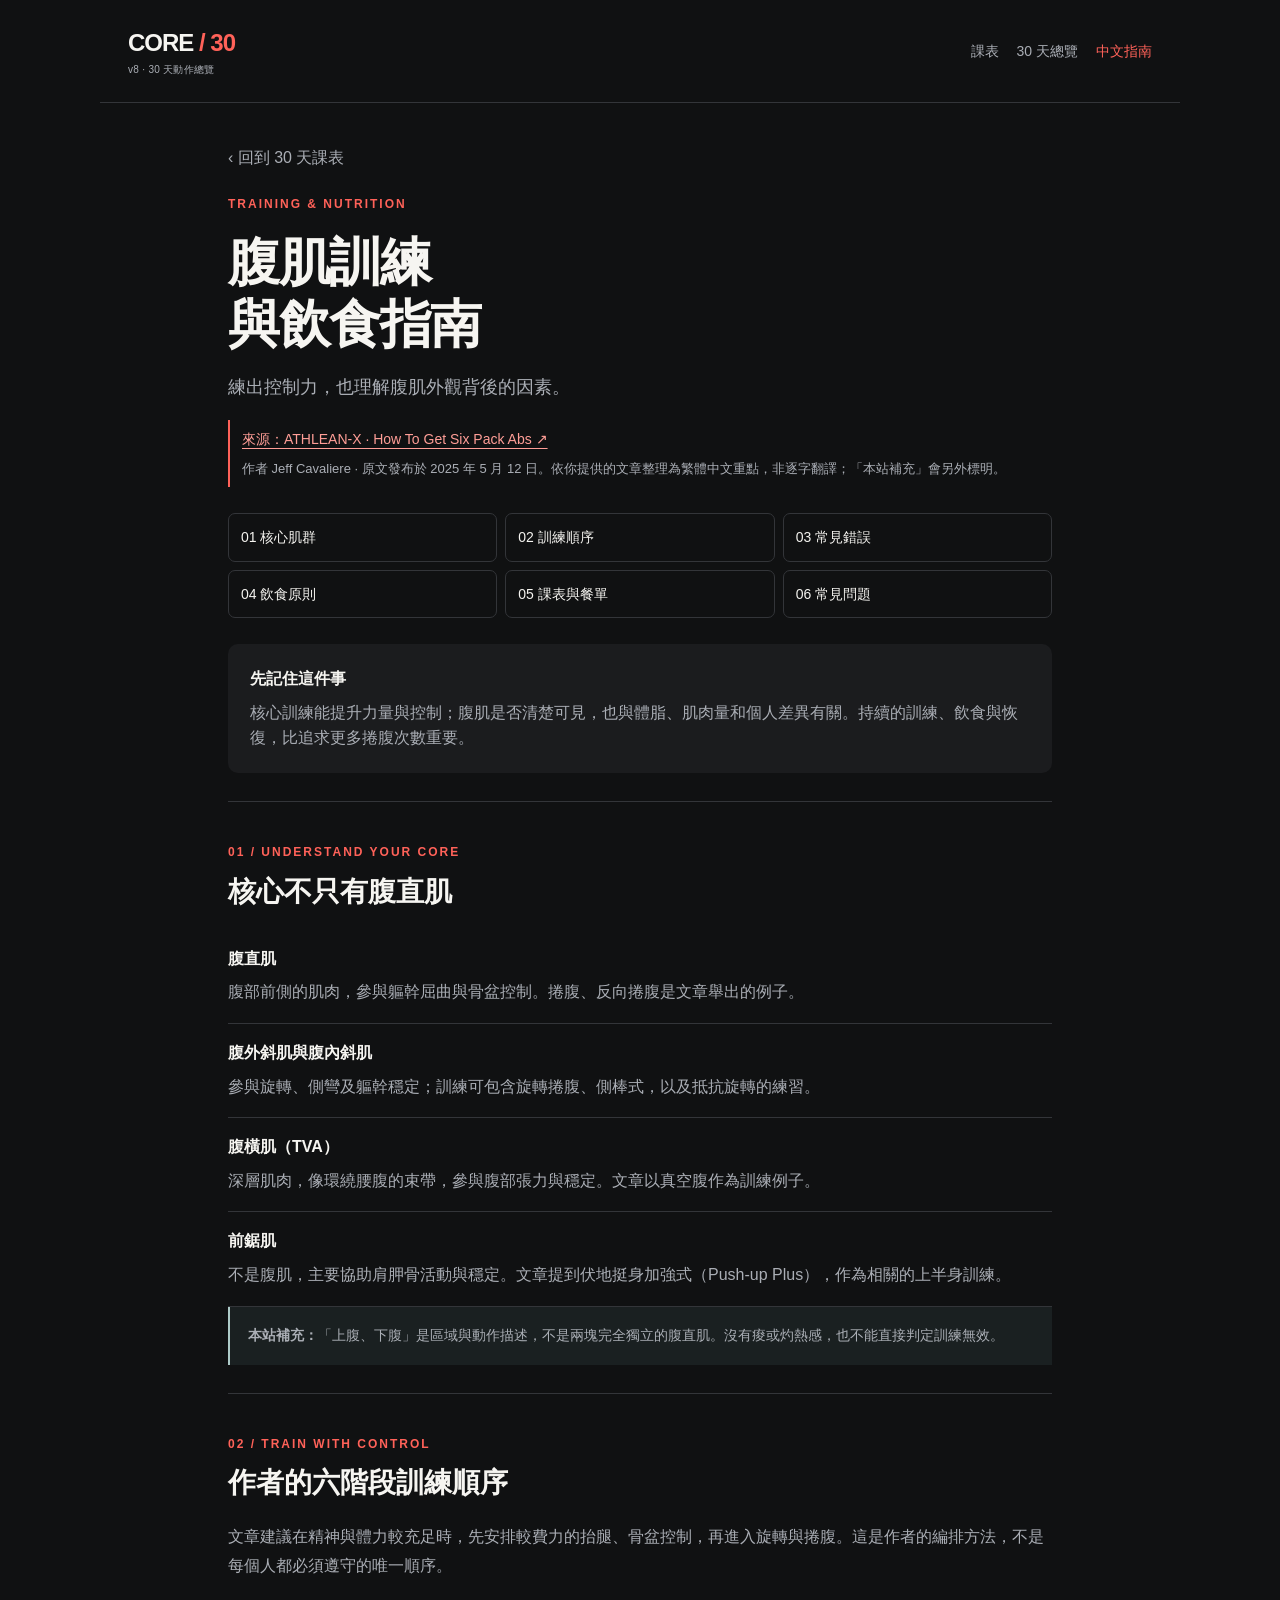
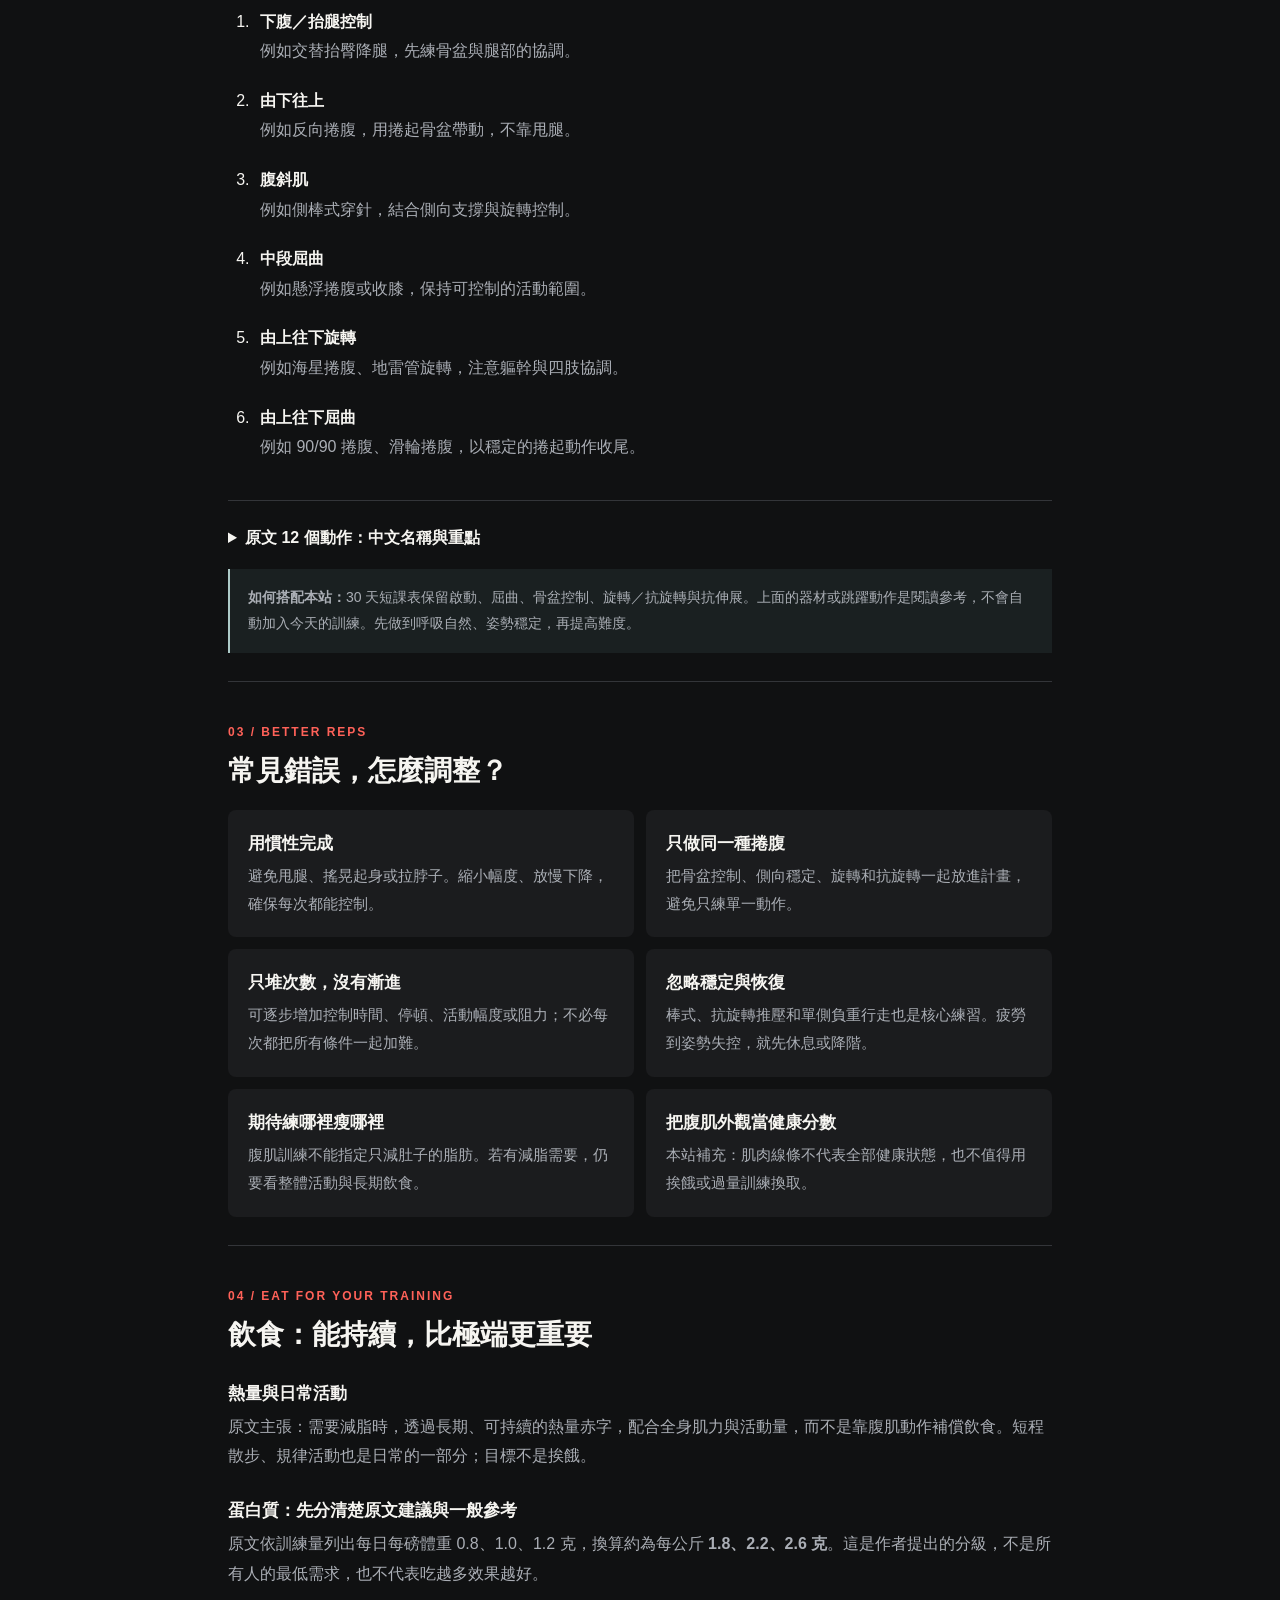
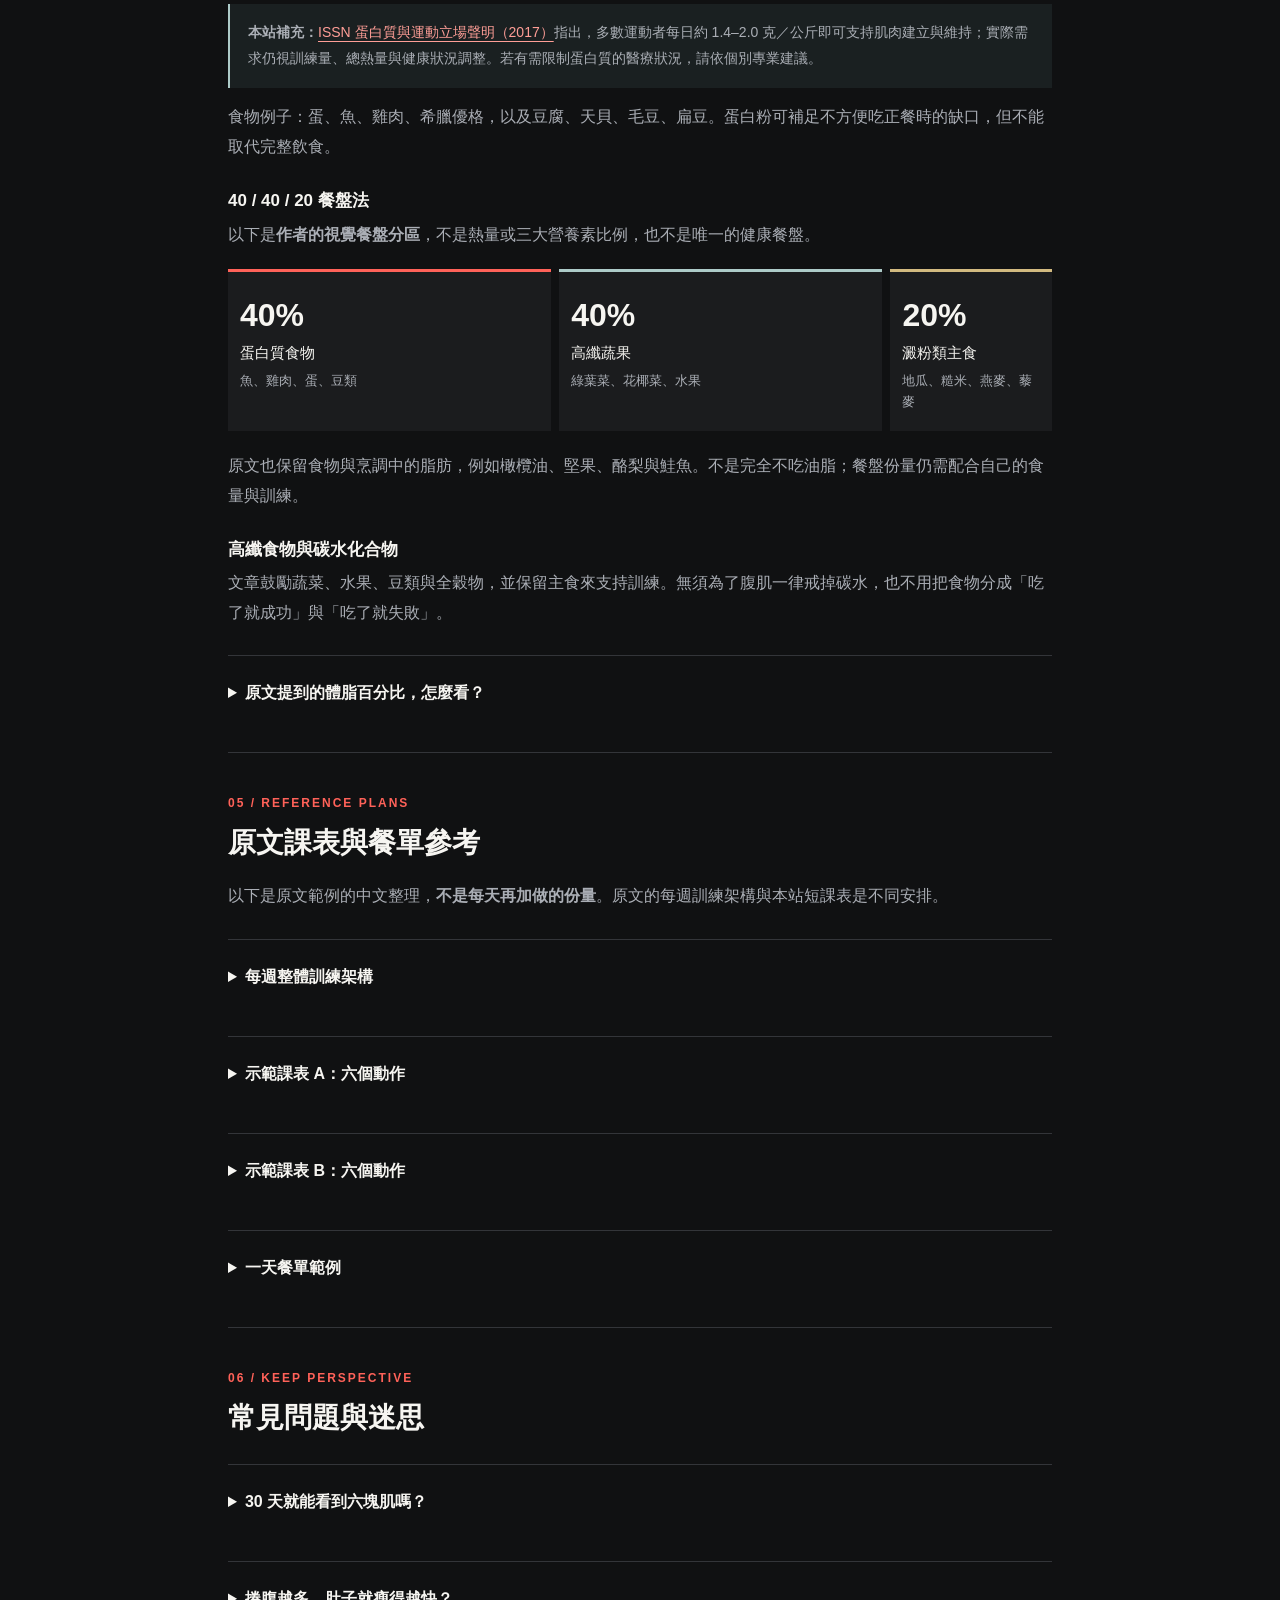
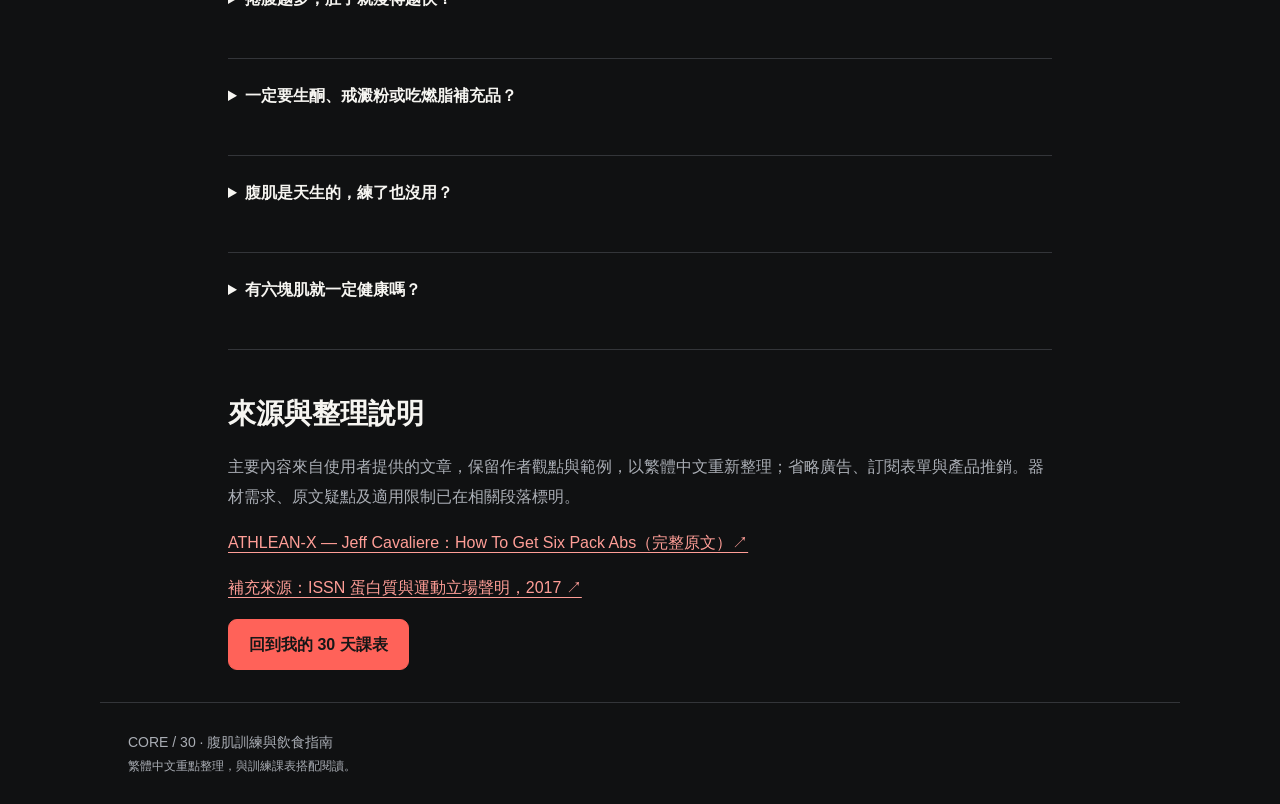
<file: guide.html>
<!doctype html>
<html lang="zh-Hant"><head><meta charset="utf-8"><meta name="viewport" content="width=device-width, initial-scale=1, viewport-fit=cover"><meta name="theme-color" content="#101112"><meta name="description" content="ATHLEAN-X 腹肌訓練與飲食指南繁體中文重點整理：肌群、動作、飲食與常見問題。"><title>腹肌訓練與飲食指南 — CORE / 30</title><link rel="icon" href="favicon.svg" type="image/svg+xml"><link rel="stylesheet" href="style.css?v=20261002-9"></head>
<body><header class="top"><a href="index.html" class="brand" aria-label="CORE 30 首頁">CORE<span> / 30</span><small class="build-version">v8 · 30 天動作總覽</small></a><nav class="site-nav" aria-label="主要導覽"><a href="index.html">課表</a><a href="overview.html">30 天總覽</a><a href="guide.html" aria-current="page">中文指南</a></nav></header>
<main class="reading"><a class="back" href="index.html">‹ 回到 30 天課表</a><div class="eyebrow accent">TRAINING & NUTRITION</div><h1>腹肌訓練<br>與飲食指南</h1><p class="reading-lead">練出控制力，也理解腹肌外觀背後的因素。</p>
<div class="source-note"><a href="https://learn.athleanx.com/articles/abs-for-men/how-to-get-six-pack-abs" target="_blank" rel="noopener noreferrer">來源：ATHLEAN-X · How To Get Six Pack Abs ↗</a><p>作者 Jeff Cavaliere · 原文發布於 2025 年 5 月 12 日。依你提供的文章整理為繁體中文重點，非逐字翻譯；「本站補充」會另外標明。</p></div>
<nav class="contents" aria-label="指南章節"><a href="#basics">01 核心肌群</a><a href="#training">02 訓練順序</a><a href="#mistakes">03 常見錯誤</a><a href="#nutrition">04 飲食原則</a><a href="#examples">05 課表與餐單</a><a href="#faq">06 常見問題</a></nav>
<div class="key-message"><strong>先記住這件事</strong><p>核心訓練能提升力量與控制；腹肌是否清楚可見，也與體脂、肌肉量和個人差異有關。持續的訓練、飲食與恢復，比追求更多捲腹次數重要。</p></div>
<section id="basics" class="reading-section"><span class="eyebrow accent">01 / UNDERSTAND YOUR CORE</span><h2>核心不只有腹直肌</h2><dl class="muscles"><div><dt>腹直肌</dt><dd>腹部前側的肌肉，參與軀幹屈曲與骨盆控制。捲腹、反向捲腹是文章舉出的例子。</dd></div><div><dt>腹外斜肌與腹內斜肌</dt><dd>參與旋轉、側彎及軀幹穩定；訓練可包含旋轉捲腹、側棒式，以及抵抗旋轉的練習。</dd></div><div><dt>腹橫肌（TVA）</dt><dd>深層肌肉，像環繞腰腹的束帶，參與腹部張力與穩定。文章以真空腹作為訓練例子。</dd></div><div><dt>前鋸肌</dt><dd>不是腹肌，主要協助肩胛骨活動與穩定。文章提到伏地挺身加強式（Push-up Plus），作為相關的上半身訓練。</dd></div></dl><p class="editor-note"><strong>本站補充：</strong>「上腹、下腹」是區域與動作描述，不是兩塊完全獨立的腹直肌。沒有痠或灼熱感，也不能直接判定訓練無效。</p></section>
<section id="training" class="reading-section"><span class="eyebrow accent">02 / TRAIN WITH CONTROL</span><h2>作者的六階段訓練順序</h2><p>文章建議在精神與體力較充足時，先安排較費力的抬腿、骨盆控制，再進入旋轉與捲腹。這是作者的編排方法，不是每個人都必須遵守的唯一順序。</p><ol class="sequence"><li><strong>下腹／抬腿控制</strong><span>例如交替抬臀降腿，先練骨盆與腿部的協調。</span></li><li><strong>由下往上</strong><span>例如反向捲腹，用捲起骨盆帶動，不靠甩腿。</span></li><li><strong>腹斜肌</strong><span>例如側棒式穿針，結合側向支撐與旋轉控制。</span></li><li><strong>中段屈曲</strong><span>例如懸浮捲腹或收膝，保持可控制的活動範圍。</span></li><li><strong>由上往下旋轉</strong><span>例如海星捲腹、地雷管旋轉，注意軀幹與四肢協調。</span></li><li><strong>由上往下屈曲</strong><span>例如 90/90 捲腹、滑輪捲腹，以穩定的捲起動作收尾。</span></li></ol>
<details class="guide"><summary>原文 12 個動作：中文名稱與重點</summary><div class="move-notes">
<p><strong>交替抬臀降腿（One Up, One Down）</strong><br>仰躺抬腿，控制抬臀後交替降低單腿，避免慣性。</p><p><strong>抬臀掃手（Swiper）</strong><br>反向捲腹時捲起骨盆，雙手從臀下掃過；重點是尾骨抬起，而非只拉近膝蓋。</p><p><strong>反向捲腹（Reverse Crunch）</strong><br>骨盆小幅捲離地面，下降時放慢。原文有直腿版本，本站課表使用較容易控制的屈膝版本。</p><p><strong>旋轉活塞式（Twisting Pistons）</strong><br>前臂棒式中，雙腳向左右肘方向交替跳收，是較高強度的動作。</p><p><strong>側棒式穿針</strong><br>側向支撐時把上方手臂穿向身體下方，再轉回；維持支撐側穩定。</p><p><strong>健身球／槓片轉體（原文名 Physio Ball Plate Twist）</strong><br>原文以槓片移向兩側、控制旋轉來說明。標題與文字的器材描述不完全一致，實作前請看原文示範。</p><p><strong>無手支撐收膝（Hands-Free Tucks）</strong><br>坐姿讓軀幹和雙腿受控地伸展、收回，需要較好的平衡與腰腹控制。</p><p><strong>懸浮捲腹（Levitation Crunch）</strong><br>仰躺屈膝，小幅抬起肩胛骨，頸部不拉扯，慢慢放回。</p><p><strong>海星捲腹（Starfish Crunch）</strong><br>四肢展開，交替以手伸向對側腳，結合屈曲與旋轉。</p><p><strong>地雷管旋轉（Landmine Rotation）</strong><br>使用一端固定的槓鈴，控制槓端在左右之間移動；需要器材與動作指導。</p><p><strong>90/90 捲腹</strong><br>髖膝維持約 90 度，小幅抬起肩胛骨，避免頸部代償。</p><p><strong>跪姿滑輪捲腹（Cable Crunch Pulldown）</strong><br>在高位滑輪前跪姿捲腹，避免只用手臂拉繩或把臀部坐回腳跟。</p></div></details>
<p class="editor-note"><strong>如何搭配本站：</strong>30 天短課表保留啟動、屈曲、骨盆控制、旋轉／抗旋轉與抗伸展。上面的器材或跳躍動作是閱讀參考，不會自動加入今天的訓練。先做到呼吸自然、姿勢穩定，再提高難度。</p></section>
<section id="mistakes" class="reading-section"><span class="eyebrow accent">03 / BETTER REPS</span><h2>常見錯誤，怎麼調整？</h2><div class="advice-grid"><article><h3>用慣性完成</h3><p>避免甩腿、搖晃起身或拉脖子。縮小幅度、放慢下降，確保每次都能控制。</p></article><article><h3>只做同一種捲腹</h3><p>把骨盆控制、側向穩定、旋轉和抗旋轉一起放進計畫，避免只練單一動作。</p></article><article><h3>只堆次數，沒有漸進</h3><p>可逐步增加控制時間、停頓、活動幅度或阻力；不必每次都把所有條件一起加難。</p></article><article><h3>忽略穩定與恢復</h3><p>棒式、抗旋轉推壓和單側負重行走也是核心練習。疲勞到姿勢失控，就先休息或降階。</p></article><article><h3>期待練哪裡瘦哪裡</h3><p>腹肌訓練不能指定只減肚子的脂肪。若有減脂需要，仍要看整體活動與長期飲食。</p></article><article><h3>把腹肌外觀當健康分數</h3><p>本站補充：肌肉線條不代表全部健康狀態，也不值得用挨餓或過量訓練換取。</p></article></div></section>
<section id="nutrition" class="reading-section"><span class="eyebrow accent">04 / EAT FOR YOUR TRAINING</span><h2>飲食：能持續，比極端更重要</h2><h3>熱量與日常活動</h3><p>原文主張：需要減脂時，透過長期、可持續的熱量赤字，配合全身肌力與活動量，而不是靠腹肌動作補償飲食。短程散步、規律活動也是日常的一部分；目標不是挨餓。</p><h3>蛋白質：先分清楚原文建議與一般參考</h3><p>原文依訓練量列出每日每磅體重 0.8、1.0、1.2 克，換算約為每公斤 <strong>1.8、2.2、2.6 克</strong>。這是作者提出的分級，不是所有人的最低需求，也不代表吃越多效果越好。</p><p class="editor-note"><strong>本站補充：</strong><a href="https://pubmed.ncbi.nlm.nih.gov/28642676/" target="_blank" rel="noopener noreferrer">ISSN 蛋白質與運動立場聲明（2017）</a>指出，多數運動者每日約 1.4–2.0 克／公斤即可支持肌肉建立與維持；實際需求仍視訓練量、總熱量與健康狀況調整。若有需限制蛋白質的醫療狀況，請依個別專業建議。</p><p>食物例子：蛋、魚、雞肉、希臘優格，以及豆腐、天貝、毛豆、扁豆。蛋白粉可補足不方便吃正餐時的缺口，但不能取代完整飲食。</p><h3>40 / 40 / 20 餐盤法</h3><p>以下是<strong>作者的視覺餐盤分區</strong>，不是熱量或三大營養素比例，也不是唯一的健康餐盤。</p><div class="plate-ratio"><div><strong>40%</strong><span>蛋白質食物</span><small>魚、雞肉、蛋、豆類</small></div><div><strong>40%</strong><span>高纖蔬果</span><small>綠葉菜、花椰菜、水果</small></div><div><strong>20%</strong><span>澱粉類主食</span><small>地瓜、糙米、燕麥、藜麥</small></div></div><p>原文也保留食物與烹調中的脂肪，例如橄欖油、堅果、酪梨與鮭魚。不是完全不吃油脂；餐盤份量仍需配合自己的食量與訓練。</p><h3>高纖食物與碳水化合物</h3><p>文章鼓勵蔬菜、水果、豆類與全穀物，並保留主食來支持訓練。無須為了腹肌一律戒掉碳水，也不用把食物分成「吃了就成功」與「吃了就失敗」。</p><details class="guide"><summary>原文提到的體脂百分比，怎麼看？</summary><p>作者列出男性約 10–12%、女性約 16–19% 時可能看到腹肌。這是原文的概括描述，<strong>不是健康標準或本站設定的減脂目標</strong>。</p><p>本站補充：外觀受肌肉量、脂肪分布、遺傳與量測誤差影響，沒有所有人通用的腹肌門檻。優先看精神、恢復與訓練表現，不必追逐固定百分比。</p></details></section>
<section id="examples" class="reading-section"><span class="eyebrow accent">05 / REFERENCE PLANS</span><h2>原文課表與餐單參考</h2><p>以下是原文範例的中文整理，<strong>不是每天再加做的份量</strong>。原文的每週訓練架構與本站短課表是不同安排。</p><details class="guide"><summary>每週整體訓練架構</summary><ul><li>肌力訓練：作者舉例每週 3–4 次，涵蓋深蹲、硬舉、推舉等全身訓練。</li><li>有氧／體能：作者舉例每週 2–3 次，包含間歇或循環形式。</li><li>專項核心：作者舉例每週 2–3 次，包含屈曲、旋轉與穩定。</li></ul><p>本站補充：這些可以在同一天安排，不是要求每週額外塞進 7–10 天訓練。原文部分體能段落提及 0–15 秒短休息，不宜套用到所有人或所有大重量動作。請依自身恢復安排。</p></details>
<details class="guide"><summary>示範課表 A：六個動作</summary><p>每項 3 組。這份完整課表不在本站 6–9 分鐘計時內。</p><div class="table-scroll" tabindex="0" role="region" aria-label="示範課表 A"><table><thead><tr><th>動作</th><th>每組</th></tr></thead><tbody><tr><td>交替抬臀降腿</td><td>每側 10–12 次</td></tr><tr><td>反向捲腹</td><td>12–15 次</td></tr><tr><td>側棒式穿針</td><td>每側 10 次</td></tr><tr><td>懸浮捲腹</td><td>15–20 次</td></tr><tr><td>地雷管旋轉</td><td>每側 8–10 次</td></tr><tr><td>90/90 捲腹</td><td>12–15 次</td></tr></tbody></table></div></details>
<details class="guide"><summary>示範課表 B：六個動作</summary><p>每項 3 組。原文 Swiper 的次數欄重複填入動作名稱，因此保留為「未明確標示」，不自行補數字。</p><div class="table-scroll" tabindex="0" role="region" aria-label="示範課表 B"><table><thead><tr><th>動作</th><th>每組</th></tr></thead><tbody><tr><td>抬臀掃手</td><td>原文未明確標示</td></tr><tr><td>旋轉活塞式</td><td>30 秒</td></tr><tr><td>槓片轉體</td><td>每側 12–15 次</td></tr><tr><td>無手支撐收膝</td><td>15–20 次</td></tr><tr><td>海星捲腹</td><td>每側 12 次</td></tr><tr><td>滑輪捲腹</td><td>12–15 次，中等重量</td></tr></tbody></table></div></details>
<details class="guide"><summary>一天餐單範例</summary><p>原文以約 180 磅（82 公斤）的人示範，沒有列出完整熱量與營養分析。以下份量不是你的個人處方。</p><dl class="meals"><div><dt>早餐</dt><dd>4 顆蛋白＋2 顆全蛋、½ 杯黑豆、1 杯菠菜（橄欖油烹調）、1 顆小蘋果。</dd></div><div><dt>午餐</dt><dd>約 170 克烤雞肉、1 杯花椰菜、½ 杯熟藜麥、¼ 顆酪梨，搭配檸檬與少量橄欖油。</dd></div><div><dt>運動前點心</dt><dd>蛋白飲配香蕉。</dd></div><div><dt>晚餐</dt><dd>約 170 克鮭魚、1 條小地瓜、1–2 杯綜合生菜，搭配橄欖油與蘋果醋。</dd></div><div><dt>可選的晚間點心</dt><dd>1 杯原味無脂希臘優格、½ 杯藍莓、少量奇亞籽。</dd></div></dl></details></section>
<section id="faq" class="reading-section"><span class="eyebrow accent">06 / KEEP PERSPECTIVE</span><h2>常見問題與迷思</h2><details class="guide"><summary>30 天就能看到六塊肌嗎？</summary><p>不能保證。起始狀態、肌肉量、脂肪分布、飲食與恢復都會影響結果。這 30 天先用來建立規律、改善控制，別把外觀變化當作唯一的完成標準。</p></details><details class="guide"><summary>捲腹越多，肚子就瘦得越快？</summary><p>不會直接造成局部減脂。適量核心訓練能強化腹肌；整體身體組成仍與長期活動與飲食有關。</p></details><details class="guide"><summary>一定要生酮、戒澱粉或吃燃脂補充品？</summary><p>原文反對依賴捷徑。能持續、供應足夠營養的飲食，比硬套某一種名稱更重要；補充品不能取代訓練、睡眠與飲食習慣。</p></details><details class="guide"><summary>腹肌是天生的，練了也沒用？</summary><p>遺傳會影響肌肉外形與脂肪分布，但力量、控制和耐力仍能透過練習改善。不需要把腹肌塊數或排列當作成績。</p></details><details class="guide"><summary>有六塊肌就一定健康嗎？</summary><p>不是。本站補充：健康也包含足夠營養、恢復、心理狀態與身體功能。若追求外觀造成長期疲倦或影響日常，就應重新調整目標。</p></details></section>
<section class="reading-section"><h2>來源與整理說明</h2><p>主要內容來自使用者提供的文章，保留作者觀點與範例，以繁體中文重新整理；省略廣告、訂閱表單與產品推銷。器材需求、原文疑點及適用限制已在相關段落標明。</p><p><a href="https://learn.athleanx.com/articles/abs-for-men/how-to-get-six-pack-abs" target="_blank" rel="noopener noreferrer">ATHLEAN-X — Jeff Cavaliere：How To Get Six Pack Abs（完整原文）↗</a></p><p><a href="https://pubmed.ncbi.nlm.nih.gov/28642676/" target="_blank" rel="noopener noreferrer">補充來源：ISSN 蛋白質與運動立場聲明，2017 ↗</a></p><a class="btn primary" href="index.html">回到我的 30 天課表</a></section>
</main><footer>CORE / 30 · 腹肌訓練與飲食指南<br><span>繁體中文重點整理，與訓練課表搭配閱讀。</span></footer></body></html>
</file>
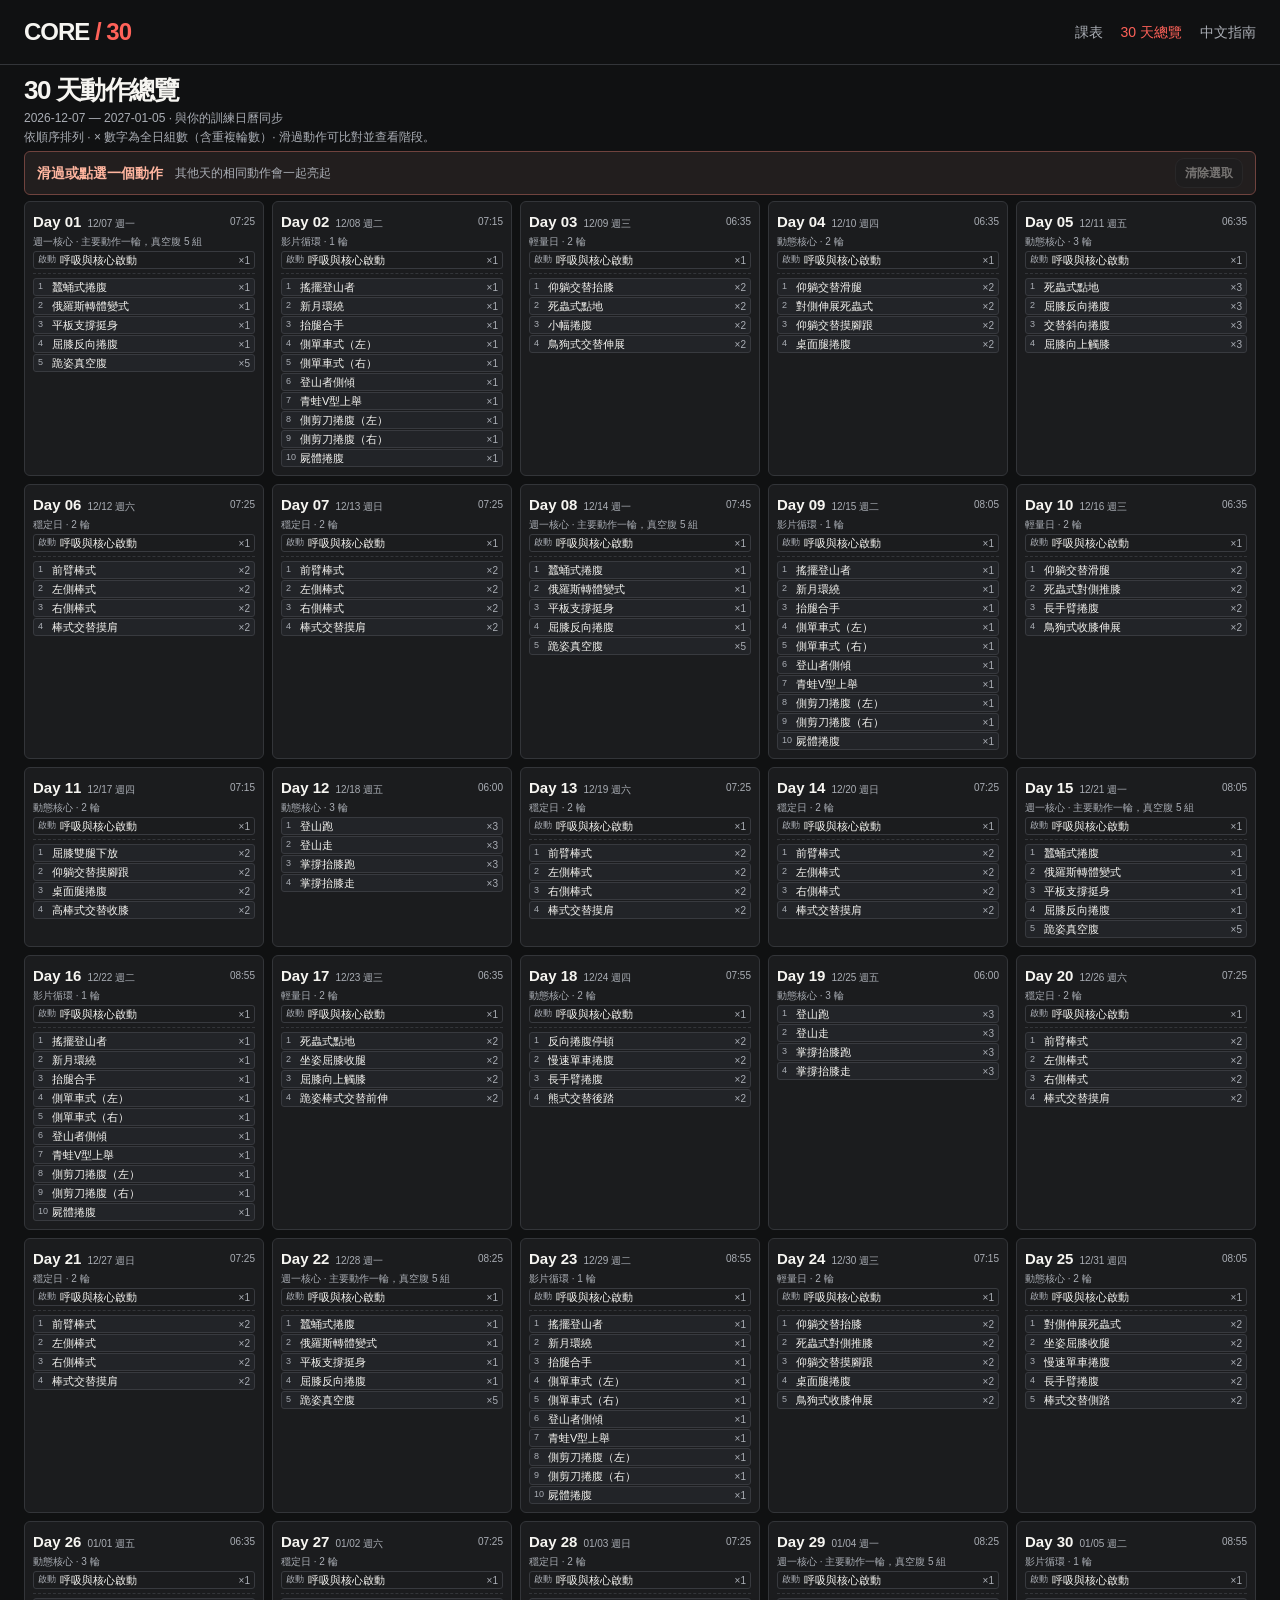
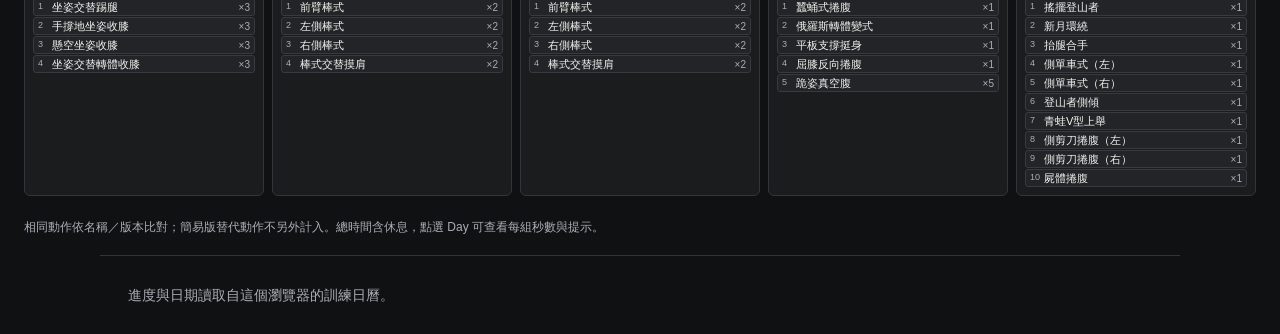
<file: overview.html>
<!doctype html>
<html lang="zh-Hant">
<head><meta charset="utf-8"><meta name="viewport" content="width=device-width, initial-scale=1, viewport-fit=cover"><meta name="theme-color" content="#101112"><meta name="description" content="30 天核心訓練：每日 6–9 分鐘，從控制到整合。"><title>30 天動作總覽 — CORE / 30</title><link rel="icon" href="favicon.svg" type="image/svg+xml"><link rel="stylesheet" href="style.css?v=20261023-29"><script defer src="plan.js?v=20261023-32"></script><script defer src="overview.js?v=20261006-24"></script></head>
<body class="overview-page"><header class="top"><a href="index.html" class="brand" aria-label="CORE 30 首頁">CORE<span> / 30</span><small class="build-version">v8 · 30 天動作總覽</small></a><nav class="site-nav" aria-label="主要導覽"><a href="index.html">課表</a><a href="overview.html" aria-current="page">30 天總覽</a><a href="guide.html">中文指南</a></nav></header><main class="overview"><div class="eyebrow accent">ALL 30 DAYS · ONE VIEW</div><h1>30 天動作總覽</h1><p id="overviewDates"></p><p>依順序排列 · × 數字為全日組數（含重複輪數）· 滑過動作可比對並查看階段。</p><div class="overview-selection"><div role="status" aria-live="polite"><strong id="overviewSelected"></strong><span id="overviewCount"></span></div><button id="clearSelection" class="btn">清除選取</button></div><div id="overviewDays" class="overview-grid"></div><p>相同動作依名稱／版本比對；簡易版替代動作不另外計入。總時間含休息，點選 Day 可查看每組秒數與提示。</p></main><footer>進度與日期讀取自這個瀏覽器的訓練日曆。</footer></body></html>
</file>
<file: style.css>
:root{color-scheme:dark;--bg:#101112;--panel:#1b1c1e;--line:#333539;--muted:#aaaeb5;--red:#ff6259;--white:#f6f5f1;--green:#c8e6ba}*{box-sizing:border-box}body{margin:0;background:var(--bg);color:var(--white);font-family:-apple-system,BlinkMacSystemFont,"PingFang TC","Noto Sans TC",sans-serif;font-size:16px;line-height:1.6}button,input{font:inherit}button,a,input{-webkit-tap-highlight-color:transparent}button{cursor:pointer}a{color:inherit}button:focus-visible,a:focus-visible,input:focus-visible,summary:focus-visible{outline:3px solid var(--red);outline-offset:4px}button{color:inherit}.top{max-width:1080px;margin:auto;padding:24px 28px;border-bottom:1px solid var(--line);display:flex;align-items:center;justify-content:space-between;gap:16px}.brand{text-decoration:none;font-size:24px;font-weight:900;letter-spacing:-1px}.brand span{color:var(--red)}.eyebrow{font-size:12px;font-weight:700;letter-spacing:2px;color:var(--muted)}main{max-width:1080px;padding:32px 28px;margin:auto;min-height:65vh}h1,h2,h3,p{margin-top:0}h1{font-size:clamp(32px,5vw,52px);letter-spacing:-1.5px;line-height:1.2;margin-bottom:18px}h2{font-size:22px;line-height:1.3}h3{font-size:17px;margin-bottom:5px}p{color:var(--muted)}.accent{color:var(--red)}.intro{display:grid;grid-template-columns:1fr 1fr;gap:36px;align-items:center}.intro .lede{max-width:390px}.progress-head{display:flex;align-items:baseline;justify-content:space-between}.big{font-size:40px;font-weight:750;font-variant-numeric:tabular-nums}.big small{font-size:16px;font-weight:400;color:var(--muted)}.track{height:5px;background:var(--line);margin:10px 0 22px}.track span{display:block;background:var(--red);height:100%;transition:width .25s}.btn{display:inline-flex;justify-content:center;align-items:center;min-height:48px;padding:12px 20px;background:var(--panel);border:1px solid var(--line);border-radius:9px;text-decoration:none;font-weight:650;gap:8px}.btn.primary{background:var(--red);border-color:var(--red);color:#171717}.btn.ghost{background:none}.btn.wide{width:100%}.section-top{display:flex;align-items:center;justify-content:space-between;gap:12px;margin:36px 0 16px}.section-top h2{margin:0}.date{display:flex;gap:8px;align-items:center;font-size:14px;color:var(--muted)}input{background:var(--panel);color:var(--white);border:1px solid var(--line);border-radius:7px;padding:8px;min-height:44px;max-width:100%}.week{margin:24px 0}.week-head{display:flex;align-items:baseline;gap:14px;margin-bottom:10px}.week-head strong{font-size:14px}.week-head span{font-size:12px;color:var(--muted);letter-spacing:1px}.days{display:grid;grid-template-columns:repeat(7,minmax(0,1fr));gap:8px}.day{position:relative;display:flex;flex-direction:column;text-align:left;background:var(--panel);border:1px solid var(--line);padding:14px 12px;border-radius:10px;text-decoration:none;min-height:136px;transition:border-color .2s,transform .2s}.day:hover{border-color:var(--red);transform:translateY(-2px)}.day.recommended{border-color:var(--red)}.day .num{font-size:28px;font-weight:750;line-height:1.3}.day .dayname{font-size:12px;color:var(--muted)}.day .kind{font-size:12px;margin-top:auto;padding-top:10px;color:var(--muted)}.day .duration{font-size:14px;font-variant-numeric:tabular-nums}.day.weekend{background:#171c1d}.day.weekend .kind{color:#adcbc8}.day.done .num{color:var(--green)}.check{position:absolute;right:9px;top:9px;color:var(--green);font-size:14px}.guide{margin-top:28px;border-top:1px solid var(--line);padding-top:20px;color:var(--muted);font-size:14px}.guide summary{cursor:pointer;color:var(--white);font-size:16px;padding:4px 0 12px}.guide p{margin:12px 0}.back{display:inline-flex;align-items:center;min-height:44px;color:var(--muted);text-decoration:none;margin-bottom:16px}.detail-head{display:flex;justify-content:space-between;gap:20px;align-items:start}.day-kicker{letter-spacing:2px;font-size:14px;color:var(--red);font-weight:700}.metrics{display:flex;gap:24px;margin:24px 0}.metrics div{border-right:1px solid var(--line);padding-right:24px}.metrics div:last-child{border:0}.metrics strong{font-size:26px;font-variant-numeric:tabular-nums;display:block;line-height:1.2}.metrics span{font-size:13px;color:var(--muted)}.pill{font-size:12px;padding:3px 9px;background:#292b2e;border-radius:4px;color:#d0d2d6;display:inline-block}.work-layout{display:grid;grid-template-columns:1fr 330px;gap:28px;align-items:start}.work-list{border-top:1px solid var(--line)}.exercise{background:var(--panel);border-bottom:1px solid var(--line);padding:17px;display:grid;grid-template-columns:28px minmax(0,1fr) 96px;gap:10px;align-items:start}.exercise .order{font-size:14px;color:var(--muted);padding-top:2px}.exercise h3{line-height:1.4}.exercise .en{font-size:12px;color:var(--muted);display:block}.exercise .seconds{color:var(--red);font-size:14px;font-weight:650}.video-slot{background:#121314;border:1px dashed #505258;aspect-ratio:4/3;display:flex;flex-direction:column;align-items:center;justify-content:center;gap:3px;border-radius:5px;color:var(--muted);font-size:12px;text-align:center}.play-icon{font-size:21px;color:#71757b}.exercise details{grid-column:2/4;color:var(--muted);font-size:14px}.exercise summary{cursor:pointer;min-height:30px}.exercise details p{margin:8px 0}.rest-row{text-align:center;padding:9px;font-size:13px;border-bottom:1px solid var(--line);color:var(--muted)}.rest-row strong{color:var(--red);font-weight:500}.aside{position:sticky;top:24px;background:var(--panel);padding:22px;border-radius:12px}.aside p{font-size:14px}.aside .btn+.btn{margin-top:10px}.finish-note{font-size:13px;color:var(--muted);margin:16px 0 0}.player{max-width:630px;margin:auto}.player-top{display:flex;justify-content:space-between;align-items:center;font-size:14px;color:var(--muted)}.player .video-slot{aspect-ratio:16/9;font-size:14px;background:#191b1e}.player .play-icon{font-size:36px}.timer{font-size:clamp(70px,18vw,106px);font-weight:750;line-height:1.15;letter-spacing:-4px;font-variant-numeric:tabular-nums;text-align:center;margin:20px 0 8px}.timer-label{text-align:center;color:var(--red);font-size:14px;letter-spacing:1px;margin:16px 0 6px}.player h1{font-size:28px;text-align:center;letter-spacing:0;margin-bottom:8px}.player .cue{min-height:78px;font-size:15px;margin:18px 0}.controls{display:grid;grid-template-columns:1.4fr 1fr;gap:12px}.upnext{padding:18px 0;border-top:1px solid var(--line);margin-top:22px;font-size:14px;color:var(--muted)}.success{max-width:500px;margin:44px auto;text-align:center}.success .stamp{width:85px;height:85px;margin:0 auto 25px;border:1px solid var(--green);color:var(--green);border-radius:50%;display:grid;place-items:center;font-size:38px}.success .btn{margin:8px 0;width:100%}footer{max-width:1080px;padding:28px;margin:auto;border-top:1px solid var(--line);color:var(--muted);font-size:14px}footer span{font-size:12px}#notice:not(:empty){position:fixed;bottom:20px;left:50%;transform:translateX(-50%);padding:12px 18px;background:#34363a;border-radius:8px;z-index:10;max-width:90%;width:max-content;font-size:14px}.storage-warning{color:#ffc4bc;font-size:14px}video{width:100%;display:block;border-radius:5px}dialog{background:var(--panel);color:var(--white);border:1px solid var(--line);border-radius:12px;max-width:440px;width:calc(100% - 36px);padding:24px}dialog::backdrop{background:#000b}dialog .controls{margin-top:20px} @media(max-width:700px){.top{padding:18px 20px}.top .eyebrow{font-size:10px;letter-spacing:1.2px}main{padding:24px 20px}.intro{grid-template-columns:1fr;gap:8px}.intro .lede{margin-bottom:10px}.big{font-size:30px}.section-top{align-items:start;flex-direction:column;margin-top:30px}.days{grid-template-columns:repeat(4,minmax(0,1fr));gap:7px}.day{min-height:121px;padding:12px 9px}.day .num{font-size:26px}.work-layout{grid-template-columns:1fr}.aside{position:static}.exercise{padding:14px 12px;grid-template-columns:21px minmax(0,1fr) 78px;gap:8px}.exercise h3{font-size:16px}.metrics{gap:18px}.metrics div{padding-right:18px}.metrics strong{font-size:23px}.detail-head .pill{white-space:nowrap}.detail-head h1{font-size:32px}.work-layout .aside{order:-1;padding:18px}.aside p{margin-bottom:14px}.player .cue{min-height:0}.week-head{gap:10px}.week-head span{font-size:12px;letter-spacing:0}footer{padding:24px 20px}}@media(prefers-reduced-motion:reduce){*{transition:none!important}}

.source-note{border-left:2px solid var(--red);padding:8px 12px;margin:16px 0 20px;font-size:14px}.source-note a{color:#ff9e97;text-underline-offset:4px}.source-note p{font-size:13px;margin:8px 0 0}

.demo-link{display:inline-flex;align-items:center;min-height:44px;color:#ff9e97;font-size:14px;text-underline-offset:4px}.exercise-source{grid-column:2/4}.player>.demo-link{display:flex;justify-content:center}
.site-nav{display:flex;gap:18px;align-items:center;font-size:14px;flex-wrap:wrap}.site-nav a{display:inline-flex;align-items:center;min-height:44px;text-decoration:none;color:var(--muted)}.site-nav a[aria-current="page"]{color:var(--red)}.reading{max-width:880px}.reading h1{margin-top:16px}.reading-lead{font-size:18px}.contents{display:grid;grid-template-columns:repeat(3,1fr);gap:8px;margin:26px 0}.contents a{border:1px solid var(--line);border-radius:7px;padding:12px;text-decoration:none;font-size:14px}.contents a:hover{border-color:var(--red)}.key-message{background:var(--panel);padding:22px;border-radius:10px}.key-message p{margin:8px 0 0}.reading-section{padding:36px 0 0;margin-top:28px;border-top:1px solid var(--line);scroll-margin-top:20px}.reading-section h2{font-size:28px;margin:10px 0 20px}.reading-section h3{margin-top:26px}.reading-section p,.reading-section li,.reading-section dd{line-height:1.85}.reading-section a{color:#ff9e97;text-underline-offset:4px}.muscles,.meals{margin:0}.muscles>div,.meals>div{padding:16px 0;border-bottom:1px solid var(--line)}dt{font-weight:700}dd{margin:6px 0 0;color:var(--muted)}.editor-note{padding:16px 18px;background:#1a2021;border-left:2px solid #adcbc8;font-size:14px}.sequence{padding-left:26px}.sequence li{padding:10px 0 10px 6px}.sequence span{display:block;color:var(--muted)}.advice-grid{display:grid;grid-template-columns:1fr 1fr;gap:12px}.advice-grid article{background:var(--panel);padding:20px;border-radius:8px}.advice-grid h3{margin-top:0}.advice-grid p{margin:0;font-size:15px}.plate-ratio{display:grid;grid-template-columns:2fr 2fr 1fr;gap:8px;margin:20px 0}.plate-ratio>div{background:var(--panel);padding:18px 12px;border-top:3px solid var(--red)}.plate-ratio>div:nth-child(2){border-color:#adcbc8}.plate-ratio>div:nth-child(3){border-color:#d2ba80}.plate-ratio strong{font-size:32px;display:block}.plate-ratio span{display:block;font-size:15px}.plate-ratio small{display:block;color:var(--muted);font-size:13px;margin-top:6px}.table-scroll{overflow-x:auto}table{border-collapse:collapse;width:100%;font-size:15px}th,td{padding:12px;text-align:left;border-bottom:1px solid var(--line);min-width:120px}th{color:var(--white)}td{color:var(--muted)}.reading .guide{font-size:16px}.reading .guide summary{font-weight:650;min-height:48px}.move-notes p{padding-bottom:12px;border-bottom:1px solid var(--line)}.guide-entry{display:flex;align-items:center;justify-content:space-between;gap:14px;padding:18px 20px;margin:26px 0;background:var(--panel);border:1px solid var(--line);border-radius:9px;text-decoration:none}.guide-entry strong{display:block}.guide-entry span{font-size:14px;color:var(--muted)}@media(max-width:600px){.contents{grid-template-columns:1fr 1fr}.advice-grid{grid-template-columns:1fr}.plate-ratio{grid-template-columns:1fr 1fr 1fr}.plate-ratio>div{padding:12px 8px}.plate-ratio strong{font-size:26px}.plate-ratio span{font-size:14px}.reading-section h2{font-size:24px}.site-nav{gap:12px}.reading-section{padding-top:26px}.guide-entry{align-items:start}}
/* A flexed-biceps pointer for mouse/trackpad users; touch input stays native. */
@media (hover:hover) and (pointer:fine){
 :root{--muscle-cursor:url("data:image/svg+xml,%3Csvg xmlns='http://www.w3.org/2000/svg' width='40' height='40' viewBox='0 0 40 40'%3E%3Ctext x='2' y='31' font-size='30' font-family='Apple Color Emoji,Segoe UI Emoji,Noto Color Emoji,sans-serif'%3E%F0%9F%92%AA%3C/text%3E%3C/svg%3E") 5 5}
 body,body a,body button,body summary{cursor:var(--muscle-cursor),pointer}
 body input,body textarea{cursor:auto}
 .btn:active{transform:scale(1.035)}
}
@media(prefers-reduced-motion:reduce){.btn:active{transform:none}}
/* The active timer occupies the visual viewport, with no document scrolling. */
body.workout-active{position:fixed;inset:0;height:100dvh;overflow:hidden;overscroll-behavior:none}
body.workout-active>.top,body.workout-active>footer{display:none}
body.workout-active main{height:100%;min-height:0;max-width:1080px;padding:max(10px,env(safe-area-inset-top)) max(14px,env(safe-area-inset-right)) max(10px,env(safe-area-inset-bottom)) max(14px,env(safe-area-inset-left));overflow:hidden}
.compact-player{height:100%;max-width:600px;display:grid;grid-template-rows:44px 25px minmax(36px,1fr) auto auto auto 48px auto auto;gap:8px;align-content:stretch}
.compact-player>*{min-width:0;min-height:0}.compact-player .player-top{gap:8px;font-size:13px}.compact-player .back{margin:0;white-space:nowrap}.voice-btn{background:var(--panel);border:1px solid var(--line);border-radius:6px;font-size:13px;min-height:40px;padding:5px 9px;white-space:nowrap}.voice-btn:disabled{opacity:.6}
.compact-player .track{margin:0;height:3px}.player-media{display:flex;align-items:center;justify-content:center}.compact-player .video-slot{height:100%;max-height:220px;width:100%;aspect-ratio:auto;font-size:13px}.compact-player video{width:100%;height:100%;object-fit:contain;max-height:220px}.compact-player .play-icon{font-size:24px}
.compact-player .timer-label{margin:0 0 3px;font-size:13px;letter-spacing:.3px}.compact-player h1{margin:0;font-size:clamp(20px,5vw,28px);line-height:1.3}.compact-player .timer{font-size:clamp(64px,12dvh,100px);line-height:1.05;margin:0;letter-spacing:-3px}.compact-player #playState{margin:3px 0 0;text-align:center;font-size:13px;line-height:1.3}
.compact-player .player-tips{background:var(--panel);padding:10px 12px;border-radius:8px}.compact-player .cue,.compact-player .easy-cue,.compact-player .rep-target{margin:0;font-size:14px;line-height:1.5;min-height:0}.compact-player .easy-cue{margin-top:5px;color:var(--muted)}.compact-player .rep-target{color:var(--red);margin-bottom:4px}.compact-player .controls{gap:10px}.compact-player .btn{padding:8px 12px;min-height:44px}.compact-player .upnext{margin:0;padding:4px 0 0;font-size:13px;line-height:1.4;text-align:center}.player-source{font-size:12px;line-height:1.4;text-align:center;color:var(--muted);display:flex;justify-content:center;gap:8px;flex-wrap:wrap}.player-source a{color:#ff9e97;text-underline-offset:3px}
.timer.last-ten{color:#ff514b;text-shadow:0 0 20px #ff514b44}.timer.pulsing{animation:ten-second-pulse 1s ease-in-out infinite}@keyframes ten-second-pulse{0%,100%{transform:scale(1);text-shadow:0 0 12px #ff514b33}50%{transform:scale(1.045);text-shadow:0 0 28px #ff514b88}}
@media(max-height:680px) and (orientation:portrait){.compact-player{gap:5px;grid-template-rows:40px 25px minmax(28px,1fr) auto auto auto 44px auto auto}.compact-player .timer{font-size:62px}.compact-player .player-tips{padding:7px 9px}.compact-player .cue,.compact-player .easy-cue,.compact-player .rep-target{font-size:13px;line-height:1.4}.compact-player h1{font-size:21px}.compact-player .video-slot{max-height:90px}.compact-player .video-slot .play-icon{display:none}}
@media(orientation:landscape) and (min-width:600px){.compact-player{max-width:1000px;grid-template-columns:1fr 1fr;grid-template-rows:40px 25px auto minmax(0,1fr) 48px auto auto;column-gap:24px;gap:6px 24px}.compact-player .player-top,.compact-player .player-progress{grid-column:1/3}.player-media{grid-column:1;grid-row:3/5}.player-heading{grid-column:2;grid-row:3}.player-clock{grid-column:2;grid-row:4;align-self:center}.compact-player .player-tips{grid-column:1;grid-row:5/8;align-self:center}.compact-player .controls{grid-column:2;grid-row:5}.compact-player .upnext{grid-column:2;grid-row:6}.compact-player .player-source{grid-column:2;grid-row:7}.compact-player .timer{font-size:clamp(48px,15dvh,100px)}}
@media(prefers-reduced-motion:reduce){.timer.pulsing{animation:none;text-shadow:none}}

.exercise-tips{grid-column:2/4;color:var(--muted);font-size:14px}.exercise-tips p{margin:8px 0}.muscle-label{color:#adcbc8}.compact-player .muscle-label{font-size:12px;line-height:1.4;margin:0 0 4px}.total-time{text-align:right;font-size:12px;color:var(--muted);font-variant-numeric:tabular-nums;line-height:19px;margin-bottom:3px}.player-progress{align-self:center}

/* Interactive anatomy reference alongside the workout list. */
.phase-heading{display:flex;flex-direction:column;gap:10px;align-items:flex-end;padding-top:40px;flex-shrink:0}.phase-heading .eyebrow{border:1px solid #6c3936;border-radius:6px;padding:8px 10px;letter-spacing:1px}.workout-overview{padding:20px 24px;background:var(--panel);border-radius:12px;margin-bottom:30px}.workout-overview h3{margin-top:0!important}.workout-overview>p{font-size:14px}.workout-overview .btn{width:auto;margin:4px 8px 4px 0}.workout-overview .source-note{margin:12px 0}.muscle-select{background:none;border:0;padding:0;text-align:left;font:inherit;font-weight:700;line-height:1.4;color:inherit;min-height:36px}.muscle-select span{font-size:12px;color:var(--red)}.exercise{transition:background .2s,box-shadow .2s}.exercise.muscle-selected{background:#282020;box-shadow:inset 3px 0 var(--red)}.anatomy-panel{padding:20px;top:18px}.anatomy-panel h2{font-size:21px;margin:8px 0}.anatomy-panel .map-instruction{font-size:12px;margin:0;color:var(--muted)}.muscle-map{width:100%;height:290px;display:block;margin:8px auto}.body-outline{fill:#20252b;stroke:#5d6570;stroke-width:1.5}.body-detail{fill:none;stroke:#47515c;stroke-width:1.2}.muscle-region{fill:#37353b;stroke:#64575b;stroke-width:1.2;color:#4e4247;transition:fill .25s,stroke .25s,filter .25s,color .25s}.muscle-region.lit{fill:#f96c61;stroke:#ffb7a4;filter:drop-shadow(0 0 7px #ff6259aa);color:#ff9d79}.muscle-region.deep-layer{fill:#39383d}.muscle-region.deep-layer.lit{fill:#e89e6233;stroke:#ffc380;color:#ffb071}.fiber{fill:none;stroke:#161a2080}.map-caption{font-size:10px;fill:#9299a3}.map-readout h3{font-size:17px;margin:10px 0;color:var(--white)}#mapMuscles p{margin:6px 0;font-size:13px}#mapMuscles strong{display:block;color:#ffab97}#mapMuscles span{display:block;color:var(--muted);font-size:12px}#mapNote,.anatomy-panel .map-footnote{font-size:11px;line-height:1.5;margin:8px 0}.anatomy-source{font-size:11px;color:var(--muted)}
@media(max-width:700px){.detail-head{gap:10px}.detail-head>div:first-child{min-width:0}.phase-heading{padding-top:40px;max-width:114px}.phase-heading .eyebrow{font-size:10px;letter-spacing:.5px;padding:6px}.workout-overview{padding:16px}.work-layout .anatomy-panel{position:sticky;top:0;z-index:3;padding:10px 12px;background:#171a1df5;border:1px solid var(--line);border-radius:8px;order:-1}.anatomy-heading{display:flex;align-items:center;gap:8px}.anatomy-heading h2{font-size:14px;margin:0}.anatomy-heading .eyebrow{font-size:9px;letter-spacing:1px}.anatomy-panel .map-instruction{display:none}.anatomy-content{display:grid;grid-template-columns:105px 1fr;gap:10px;align-items:center}.muscle-map{height:155px;margin:0}.map-readout h3{font-size:14px;margin:0 0 4px}#mapMuscles p{margin:3px 0;font-size:12px}#mapMuscles span{font-size:10px}#mapNote{font-size:10px;margin:4px 0}.anatomy-panel .map-footnote{display:none}.anatomy-source{display:block;text-align:right;font-size:10px}.exercise{scroll-margin-top:240px}}

.painted-map{height:auto;aspect-ratio:1;border-radius:10px;overflow:hidden;background:#171a1d}.painted-map .muscle-region{opacity:0;stroke-width:3;transition:opacity .25s;pointer-events:none}.painted-map .muscle-region.lit{opacity:1;fill:#ffc64b66;stroke:#ffe39a99;filter:drop-shadow(0 0 12px #ffce5788)}.painted-map [data-region="external"].lit{fill:#ff514d77;stroke:#ff9285aa;filter:drop-shadow(0 0 12px #ff514daa)}.painted-map .deep-layer.lit{fill:#65adff33;stroke:#9bcfffaa;color:#9bcfff;filter:drop-shadow(0 0 9px #65adff88)}@media(max-width:700px){.painted-map{height:auto;width:105px;align-self:center}}

.stage-sequence{list-style:none;padding:0;margin:12px 0;display:grid;grid-template-columns:1fr 1fr;gap:5px}.stage-sequence li{display:flex;align-items:center;gap:5px;border:1px solid var(--line);border-radius:5px;padding:5px;font-size:10px}.stage-sequence b{color:var(--red)}.stage-sequence small{font-size:9px;margin-left:auto;color:var(--muted)}.stage-sequence .omitted{opacity:.45;border-style:dashed}.stage-sequence .current{background:#673d25;border-color:#ffc26b}.sequence-note,.stage-badge{font-size:11px!important;line-height:1.5;margin:6px 0!important}.stage-badge{color:#ffc26b}.sequence-explanation{font-size:13px!important}.painted-map [data-region="serratus"].lit{fill:#adf2aa77;stroke:#c5ffd0;filter:drop-shadow(0 0 10px #adf2aa88)}
@media(max-width:700px){.stage-sequence{grid-template-columns:repeat(3,1fr);margin:6px 0;gap:3px}.stage-sequence li{font-size:9px;padding:3px;gap:3px;flex-wrap:wrap}.stage-sequence small{font-size:8px}.anatomy-panel .sequence-note{display:none}.anatomy-panel #mapMuscles{display:flex;flex-wrap:wrap;gap:2px 7px}.anatomy-panel #mapMuscles p{margin:0}.anatomy-panel #mapMuscles span{display:none}.anatomy-panel #mapNote{display:none}.exercise{scroll-margin-top:310px}}

.build-version{display:block;font-size:10px;letter-spacing:.3px;font-weight:500;color:var(--muted)}

.overview h1{margin-top:12px}.overview>p{font-size:14px}.overview-selection{position:sticky;top:0;z-index:4;display:flex;justify-content:space-between;align-items:center;gap:12px;padding:14px 18px;background:#242020f5;border:1px solid #70433e;border-radius:10px;margin:24px 0}.overview-selection strong,.overview-selection span{display:block}.overview-selection strong{color:#ffb59f}.overview-selection span{font-size:13px;color:var(--muted)}.overview-selection .btn{font-size:13px;white-space:nowrap;padding:8px 12px}.overview-selection .btn:disabled{opacity:.4}.overview-grid{display:grid;grid-template-columns:repeat(3,minmax(0,1fr));gap:16px;margin-bottom:24px}.overview-day{min-width:0;border:1px solid var(--line);border-radius:10px;background:var(--panel);padding:15px;transition:border-color .15s}.overview-day.contains-match{border-color:#b76c43}.overview-dayhead{display:flex;align-items:center;justify-content:space-between;gap:6px;font-size:11px;color:var(--muted)}.overview-dayhead a{text-decoration:none;display:flex;flex-direction:column;min-height:44px}.overview-dayhead strong{font-size:21px;color:var(--white)}.overview-title{font-size:12px;margin:9px 0 12px}.overview-moves{list-style:none;margin:0;padding:0;display:grid;gap:6px}.overview-move{display:flex;gap:8px;align-items:center;width:100%;min-height:48px;text-align:left;background:#222428;border:1px solid #383a3f;border-radius:6px;padding:8px;color:var(--white);font-size:13px;line-height:1.4;transition:background .15s,box-shadow .15s,border-color .15s}.overview-move small{display:block;font-size:10px;color:var(--muted);margin-top:3px}.move-number{font-size:11px;color:var(--muted);flex-shrink:0;min-width:13px}.overview-move.matching{background:#563327;border-color:#ffb47e;box-shadow:0 0 13px #ff8a4b44;color:#fff5db}.overview-move.matching small,.overview-move.matching .move-number{color:#f2c3a7}.overview-warmup{padding-bottom:9px;margin-bottom:9px;border-bottom:1px dashed var(--line)}.overview-warmup .overview-move{background:transparent}.overview-warmup .overview-move.matching{background:#563327}.overview-move:focus-visible{outline:2px solid #ffb47e;outline-offset:2px}
@media(max-width:950px){.overview-grid{grid-template-columns:repeat(2,minmax(0,1fr))}}@media(max-width:600px){.overview-grid{grid-template-columns:1fr}.overview-selection{padding:10px;gap:6px}.overview-selection strong{font-size:14px}.overview-selection span{font-size:11px}.top{flex-wrap:wrap}.site-nav{gap:12px}.overview-day{padding:14px}}

/* Dense overview: ten days in two rows on desktop. */
main.overview{max-width:1600px;padding:16px 24px}.overview .eyebrow{display:none}.overview h1{font-size:26px;line-height:1.2;margin:0 0 5px}.overview>p{font-size:12px;margin:3px 0}.overview-selection{padding:6px 12px;margin:10px 0;min-height:44px;border-radius:6px}.overview-selection>div{display:flex;align-items:center;gap:12px;flex-wrap:wrap}.overview-selection strong{font-size:14px}.overview-selection .btn{min-height:30px;padding:3px 9px;font-size:12px}.overview-grid{grid-template-columns:repeat(5,minmax(0,1fr));gap:8px;align-items:stretch}.overview-day{padding:8px;border-radius:6px}.overview-dayhead{font-size:10px;gap:3px}.overview-dayhead a{min-height:0;flex-direction:row;align-items:baseline;gap:6px}.overview-dayhead strong{font-size:15px}.overview-dayhead a>span{font-size:10px}.overview-title{font-size:10px;margin:3px 0 5px;line-height:1.3}.overview-moves{gap:2px}.overview-move{min-height:22px;padding:3px 5px;gap:4px;font-size:11px;line-height:1.3;border-radius:3px}.overview-move .move-name{min-width:0;flex:1;white-space:nowrap}.overview-move small{display:inline;margin:0;font-size:10px;white-space:nowrap}.overview-move .move-number{min-width:10px;font-size:9px}.overview-warmup{margin-bottom:4px;padding-bottom:4px}.overview-selection span{font-size:12px}
@media(max-width:1050px){.overview-grid{grid-template-columns:repeat(4,minmax(0,1fr))}}@media(max-width:800px){.overview-grid{grid-template-columns:repeat(3,minmax(0,1fr))}}@media(max-width:600px){main.overview{padding:12px 10px}.overview-grid{grid-template-columns:repeat(2,minmax(0,1fr));gap:6px}.overview-day{padding:6px}.overview-dayhead a{flex-direction:column;gap:0}.overview-dayhead strong{font-size:14px}.overview-move{font-size:10px;min-height:27px;padding:3px}.overview-move .move-name{white-space:normal}.overview-selection>div{gap:2px}.overview-selection{padding:6px 8px}.overview-selection strong{font-size:12px}.overview-selection span{font-size:10px}.overview-title{font-size:9px}}

@media(min-width:1051px){.overview-page .top{max-width:1600px;padding:10px 24px}.overview-page .build-version{display:none}.overview-move{min-height:20px;padding:2px 4px}.overview-title{margin:2px 0 4px}}
@media(min-width:1051px){.overview-moves>li{line-height:1}.overview-dayhead a{min-height:20px}.overview-title{white-space:nowrap;overflow:hidden;text-overflow:ellipsis}.overview-warmup{line-height:1}.overview h1{margin-top:0}.overview-page main.overview{padding-top:10px}.overview-moves{gap:1px}}
@media(min-width:1051px){.overview-move{min-height:18px;line-height:1.1;padding:1px 4px}.overview-moves>li{display:flex}.overview-title{line-height:1.1}.overview-selection{margin:6px 0}.overview>p{line-height:1.3}}

.compact-player .rest-preview strong{font-size:clamp(15px,4vw,23px);line-height:1.25;color:var(--white);text-align:center}.compact-player .rest-preview{gap:2px;padding:3px 8px}@media(max-height:680px){.compact-player .rest-preview{font-size:11px}.compact-player .rest-preview strong{font-size:16px}}

/* Explicit demo controls, rest previews, and larger workout media. */
.video-open{width:100%;min-height:70px;display:flex;align-items:center;justify-content:center;flex-direction:column;gap:3px;border:1px solid var(--line);border-radius:7px;background:#121314;color:var(--red);font-size:24px}.video-open span{font-size:12px;color:var(--white)}
.demo-player{position:relative;width:100%;height:100%;min-height:0;background:#080909;border-radius:8px;overflow:hidden}.demo-player video{width:100%;height:100%;object-fit:contain}.demo-pip,.demo-retry{position:absolute;border:1px solid #666;background:#101112dd;color:var(--white);border-radius:6px;padding:7px 10px;font-size:12px;min-height:34px;cursor:pointer}.demo-pip{right:7px;bottom:7px}.demo-retry{left:50%;top:50%;transform:translate(-50%,-50%)}.demo-retry[hidden]{display:none}.rest-demo{display:flex;flex-direction:column;width:100%;height:100%;min-height:0;gap:4px}.rest-demo-label{font-size:13px;text-align:center;color:var(--white);flex-shrink:0}.rest-demo .demo-player{flex:1;min-height:0}
#demoDialog{max-width:960px;width:calc(100% - 28px);padding:14px}#demoDialog .demo-player{height:auto;aspect-ratio:16/9}#demoDialog video{max-height:75dvh}.demo-dialog-head{display:flex;align-items:center;justify-content:space-between;margin-bottom:10px;gap:12px}
.compact-player .player-media{overflow:hidden}.compact-player .demo-player video{max-height:none}.compact-player .demo-player{max-height:none}.compact-player{max-width:760px;gap:6px}.compact-player .timer{font-size:clamp(52px,10dvh,82px)}
@media(orientation:portrait){.compact-player{grid-template-rows:40px 25px minmax(90px,1fr) auto auto auto 44px auto auto}.compact-player .cue,.compact-player .easy-cue{font-size:12px;line-height:1.3}.compact-player .player-tips{padding:6px 9px}.compact-player .muscle-label{font-size:11px;line-height:1.25}.compact-player h1{font-size:21px}.compact-player .player-source{font-size:10px}.compact-player .upnext{font-size:12px}}
@media(max-height:680px) and (orientation:portrait){.compact-player{gap:3px;grid-template-rows:36px 23px minmax(60px,1fr) auto auto auto 40px auto auto}.compact-player .timer{font-size:48px}.compact-player .cue,.compact-player .easy-cue{font-size:11px;line-height:1.2}.compact-player .muscle-label{font-size:10px}.compact-player .btn{min-height:40px}.compact-player #playState{font-size:11px}.rest-demo-label{font-size:11px}}
@media(orientation:landscape) and (min-width:600px){.compact-player{max-width:1100px}.compact-player .player-media{min-height:0}}
</file>
